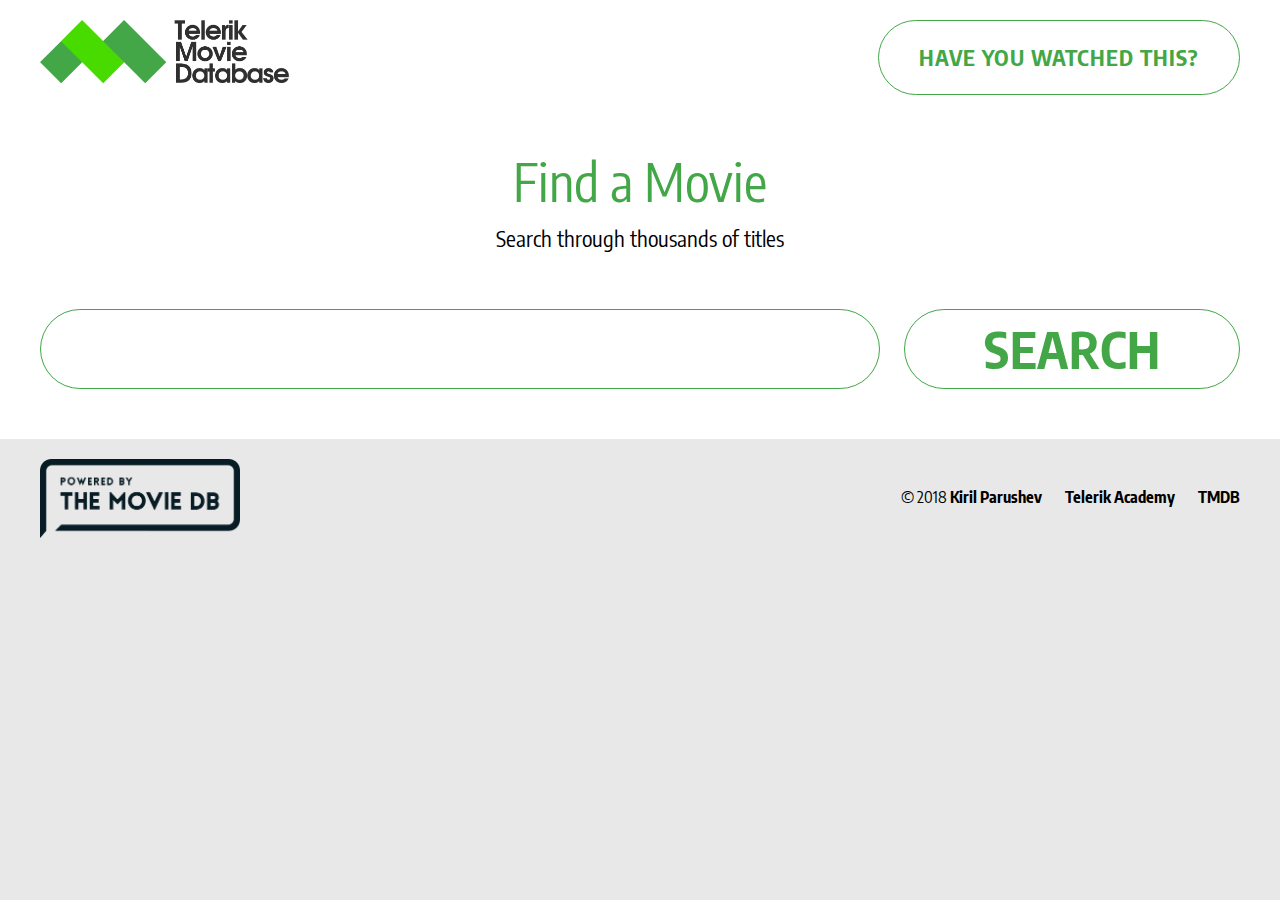
<file: index.html>
<!DOCTYPE html>
<html lang="en">
<head>
    <meta charset="UTF-8">
    <title>Telerik Movie Database</title>
    <link rel="stylesheet" href="css/reset.css">
    <link rel="stylesheet" href="css/style.css">
    <link rel="stylesheet" href="css/responsive.css">
</head>
<body>
<header>
    <div class="full-width">
        <div class="wrapper clearfix">
            <a id="logo" class="logo" href="#" title="Movie Database">Telerik Movie Database</a>
            <a id="discover" class="button discover" href="#">Have you watched this?</a>
        </div>
    </div>
</header>
<main>
    <div class="full-width" id="home">
        <div class="wrapper home clearfix">
            <h1>Find a Movie</h1>
            <p>Search through thousands of titles</p>
            <form action="">
                <input id="titleInput" type="text" class="button" autocomplete="off">
                <button class="button" id="search" type="button">Search</button>
            </form>
        </div>
    </div>
    <div class="full-width" id="movie-bg">
        <div class="background-color">
            <div class="wrapper clearfix" id="content">

            </div>
        </div>
    </div>
</main>
<footer>
    <div class="full-width">
        <div class="wrapper clearfix">
            <a href="https://www.themoviedb.org/documentation/api" title="The Movie Database"><img src="images/tmdb.png" alt=""></a>
            <ul>
                <li>&copy; 2018 <a target="_blank" href="https://github.com/Smytt">Kiril Parushev</a></li>
                <li><a target="_blank" href="http://telerikacademy.com/">Telerik Academy</a></li>
                <li><a target="_blank" href="https://www.themoviedb.org/">TMDB</a></li>
            </ul>
        </div>
    </div>
</footer>

<script
        src="https://code.jquery.com/jquery-3.3.1.min.js"
        integrity="sha256-FgpCb/KJQlLNfOu91ta32o/NMZxltwRo8QtmkMRdAu8="
        crossorigin="anonymous"></script>
<script src="js/render.js"></script>
<script src="js/tmdb.js"></script>
<script src="js/app.js"></script>
</body>
</html>
</file>
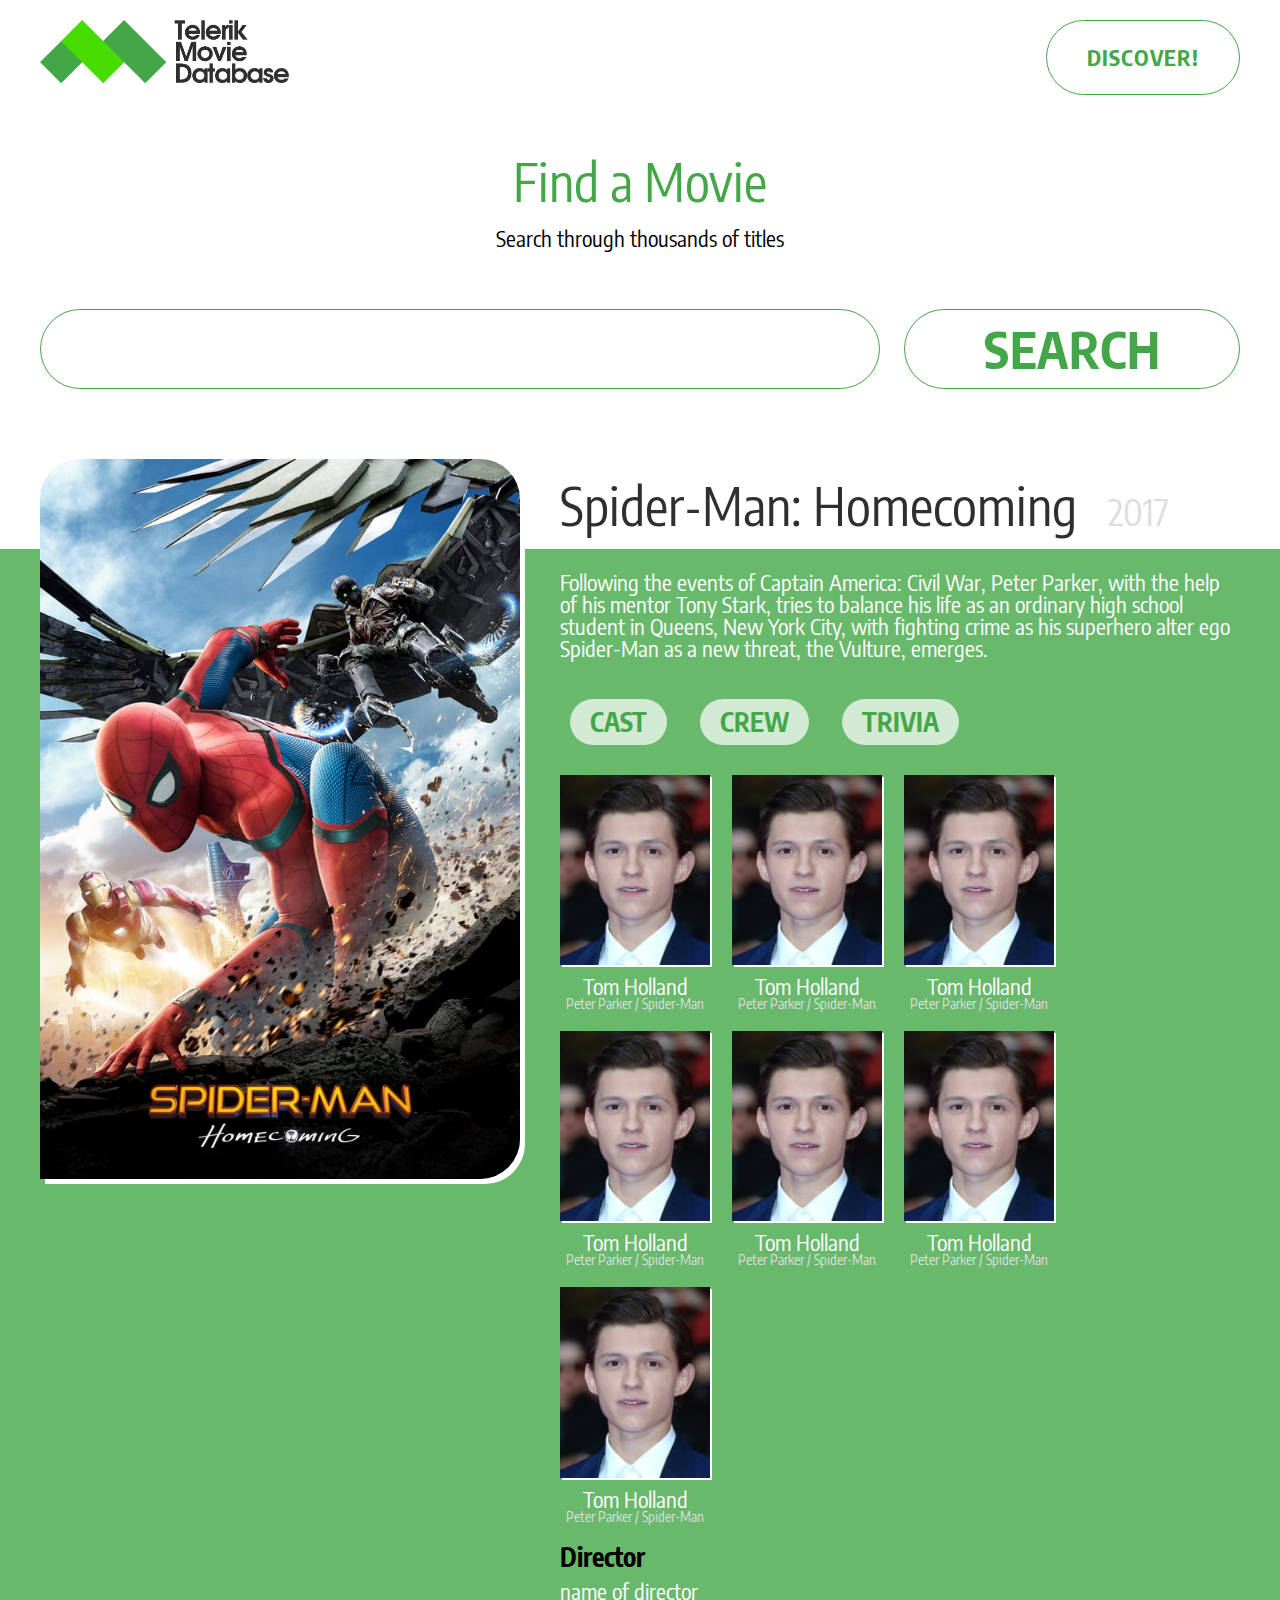
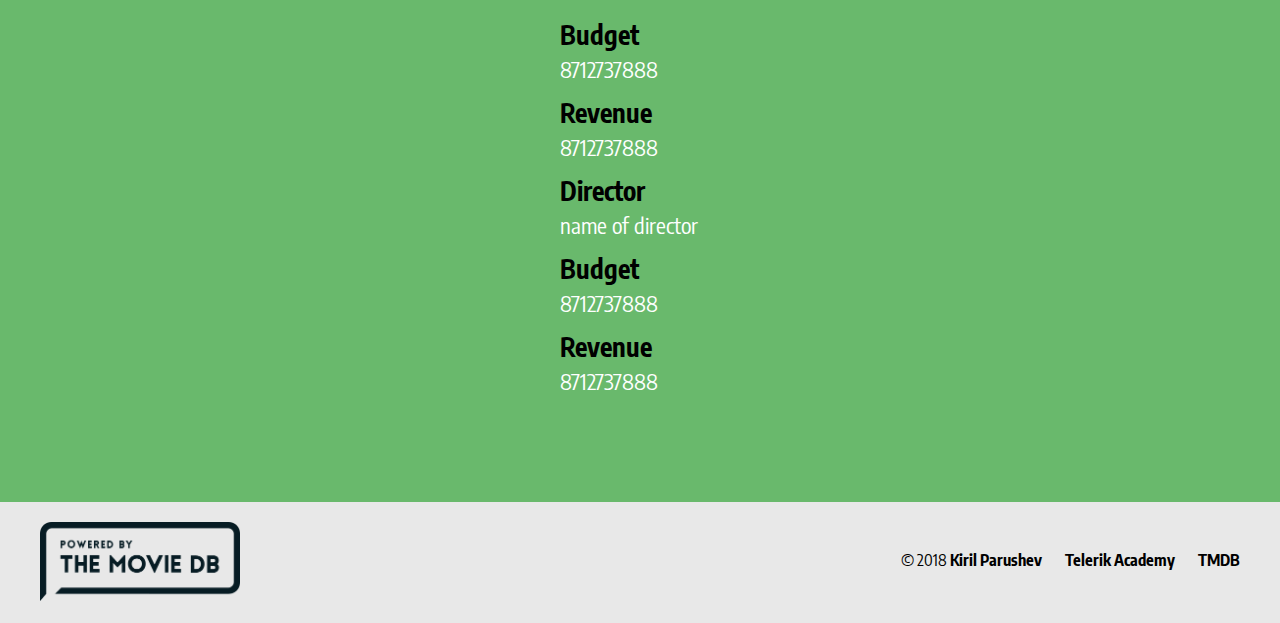
<file: movie.html>
<!DOCTYPE html>
<html lang="en">
<head>
    <meta charset="UTF-8">
    <title>Telerik Movie Database</title>
    <link rel="stylesheet" href="css/reset.css">
    <link rel="stylesheet" href="css/style.css">
</head>
<body>
<header>
    <div class="full-width">
        <div class="wrapper clearfix">
            <a class="logo" href="#" title="Movie Database">Telerik Movie Database</a>
            <a class="button discover" href="#">Discover!</a>
        </div>
    </div>
</header>
<main>
    <div class="full-width" id="home">
        <div class="wrapper home clearfix">
            <h1>Find a Movie</h1>
            <p>Search through thousands of titles</p>
            <form action="">
                <input id="titleInput" type="text" class="button">
                <button class="button" id="search" type="button">Search</button>
            </form>
        </div>
    </div>
    <div class="full-width movie" id="content">
        <div class="background-color">
            <div class="wrapper clearfix">
                <img class="poster" src="images/poster.jpg" alt="">
                <section class="movie-info">
                    <h1>Spider-Man: Homecoming <span>2017</span></h1>
                    <p class="description">Following the events of Captain America: Civil War, Peter Parker, with the help of his mentor
                        Tony Stark, tries to balance his life as an ordinary high school student in Queens, New York
                        City, with fighting crime as his superhero alter ego Spider-Man as a new threat, the Vulture,
                        emerges.</p>

                    <ul>
                        <li><a href="" id="cast">Cast</a></li>
                        <li><a href="" id="crew">Crew</a></li>
                        <li><a href="" id="trivia">Trivia</a></li>
                    </ul>

                    <div class="more-info" id="cast-info">
                        <div class="one-item">
                            <img src="images/actor.jpg" alt="">
                            <span class="title">Tom Holland</span>
                            <span class="subtitle">Peter Parker / Spider-Man</span>
                        </div>
                        <div class="one-item">
                            <img src="images/actor.jpg" alt="">
                            <span class="title">Tom Holland</span>
                            <span class="subtitle">Peter Parker / Spider-Man</span>
                        </div>
                        <div class="one-item">
                            <img src="images/actor.jpg" alt="">
                            <span class="title">Tom Holland</span>
                            <span class="subtitle">Peter Parker / Spider-Man</span>
                        </div>
                        <div class="one-item">
                            <img src="images/actor.jpg" alt="">
                            <span class="title">Tom Holland</span>
                            <span class="subtitle">Peter Parker / Spider-Man</span>
                        </div>
                        <div class="one-item">
                            <img src="images/actor.jpg" alt="">
                            <span class="title">Tom Holland</span>
                            <span class="subtitle">Peter Parker / Spider-Man</span>
                        </div>
                        <div class="one-item">
                            <img src="images/actor.jpg" alt="">
                            <span class="title">Tom Holland</span>
                            <span class="subtitle">Peter Parker / Spider-Man</span>
                        </div>
                        <div class="one-item">
                            <img src="images/actor.jpg" alt="">
                            <span class="title">Tom Holland</span>
                            <span class="subtitle">Peter Parker / Spider-Man</span>
                        </div>
                    </div>


                    <div class="more-info" id="crew-info">
                        <h3>Director</h3>
                        <p>name of director</p>

                        <h3>Budget</h3>
                        <p>8712737888</p>

                        <h3>Revenue</h3>
                        <p>8712737888</p>
                    </div>


                    <div class="more-info" id="trivia-info">
                        <h3>Director</h3>
                        <p>name of director</p>

                        <h3>Budget</h3>
                        <p>8712737888</p>

                        <h3>Revenue</h3>
                        <p>8712737888</p>
                    </div>
                </section>
            </div>
        </div>
    </div>
</main>
<footer>
    <div class="full-width">
        <div class="wrapper clearfix">
            <a href="https://www.themoviedb.org/" title="The Movie Database"><img src="images/tmdb.png" alt=""></a>
            <ul>
                <li>&copy; 2018 <a href="https://www.themoviedb.org/">Kiril Parushev</a></li>
                <li><a href="https://www.themoviedb.org/documentation/api">Telerik Academy</a></li>
                <li><a href="https://github.com/Smytt">TMDB</a></li>
            </ul>
        </div>
    </div>
</footer>
</body>
</html>
</file>
<file: css/style.css>
@import url('https://fonts.googleapis.com/css?family=Encode+Sans+Condensed');

ul {
    list-style: none;
}

ul li {
    display: inline;
}

html {
    background: #e8e8e8;
}

body {
    padding-top: 1px;
    background: #fff;
    font-family: 'Encode Sans Condensed', sans-serif;
    padding-top: 20px;
    box-sizing: border-box;
    display: block;
}

* {
    color: inherit;
}

header {
    padding-bottom: 40px;
}

.clearfix:after {
    content: '';
    display: block;
    clear: both;
}

.full-width {
    width: 100%;
    background: #fff;
    background-size: 100%;
}

.wrapper {
    width: 1200px;
    margin: auto;
}

.logo {
    float: left;
    display: inline-block;
    width: 250px;
    height: 63px;
    background: url("../images/logo.png") top left no-repeat;
    background-size: 250px;
    text-indent: -300em;
}

.button {
    border: 1px solid #43a747;
    padding: 5px 10px;
    text-transform: uppercase;
    letter-spacing: 1px;
    color: #43a747;
    font-weight: bold;
    font-size: 22px;
    border-radius: 40px 40px 40px 40px;
    box-sizing: border-box;
    transition: 0.3s;
}

.button:hover, input:focus {
    border-radius: 40px 40px 40px 0px;
    background-color: #43a747;
    color: #fff;
    box-shadow: 5px 5px #47db00;
}

.discover {
    display: inline-block;
    float: right;
    line-height: 63px;
    vertical-align: middle;
    box-sizing: border-box;
    padding-left: 40px;
    padding-right: 40px;
}

footer .full-width {
    background: #e8e8e8;
    padding: 20px 0;
}

footer img {
    width: 200px;
}

footer ul {
    padding-top: 30px;
    float: right;
}

footer ul li {
    display: inline;
    margin-left: 20px;
}

footer ul li a {
    font-weight: bold;
}

.home h1 {
    font-size: 52px;
    text-align: center;
    color: #43a747;
    margin: 20px 0;
}

.home p {
    text-align: center;
    font-size: 22px;
    margin: 10px 0;
}

.home input, .home button {
    height: 80px;
    font-size: 50px;
    text-align: center;
    padding: 0 20px;
    margin: 50px 0;
}

.home input {
    width: 70%;
}

.home button {
    width: 28%;
    float: right;
}

.home button:hover {
    cursor: pointer;
}

.movie {
    background-position: center -300px;
    background-repeat: no-repeat;
    background-size: 100%;
}

.background-color {
    background-color: rgba(67, 167, 71, 0.8);
    width: 100%;
    height: 100%;
}

.movie .wrapper {
    position: relative;
    top: -90px;
    margin-top: 110px;
}

.movie h1 {
    font-size: 52px;
    color: #2f2f2f;
    margin: 20px 0;
}

.movie h1 span {
    display: inline-block;
    margin: 0 20px;
    color: #ddd;
    font-size: 0.7em;
}

.poster {
    width: 40%;
    float: left;
    border-radius: 40px 40px 40px 0;
    box-shadow: 5px 5px #fff;
}

.movie-info {
    float: left;
    width: 60%;
    padding-left: 40px;
    box-sizing: border-box;
}

.movie-info p {
    color: #fff;
    font-size: 22px;
}

.movie-info h3 {
    font-size: 26px;
    font-weight: bold;
}

.movie-info p {
    margin: 10px 0 20px 0;
}

p.description {
    margin: 40px 0 10px 0;
}

.one-item {
    display: inline-block;
    width: 150px;
    margin-right: 19px;
    margin-bottom: 20px;
}

.one-item img {
    display: block;
    width: 100%;
    box-shadow: 2px 2px #fff;
    margin-bottom: 10px;
}

.one-item span {
    display: block;
    text-align: center;
}

.one-item .title {
    font-size: 22px;
    color: #fff;
}

.one-item .subtitle {
    font-size: 14px;
    color: #ddd;
}

main ul {
    padding: 0;
}

main li {
    padding: 30px 0;
    margin-right: 10px;
    display: inline-block;
}

main li a {
    display: inline-block;
    text-transform: uppercase;
    padding: 10px 20px;
    margin: 0 10px;
    border-radius: 40px 40px 40px 40px;
    background: rgba(255, 255, 255, 0.7);
    font-weight: bold;
    color: #43a747;
    font-size: 26px;
    transition: 0.3s;
}

main li a:hover, main li a.current {
    background: #fff;
    padding: 10px 30px;
    margin: 0;
    border-radius: 40px 40px 40px 0px;
    cursor: pointer;
}

.results {
    text-align: center;
    padding: 20px 0;
}

.results ul {
    padding: 0;
    text-align: center;
    text-transform: uppercase;
}

.results ul li {
    padding: 20px 0;
}

.results .one-item {
    width: 100%;
    padding: 20px;
    box-sizing: border-box;
    display: block;
    margin-bottom: 0;
}

.results .one-item:hover {
    background: rgba(0, 0, 0, 0.1);
    cursor: pointer;
}

.results .small-info {
    float: left;
    width: 1040px;
    margin-left: 20px;
}

.results img {
    width: 100px;
    float: left;
}

.results span {
    text-align: left;
}

.results span span {
    display: inline-block;
}

.results .title {
    margin-bottom: 25px;
    color: #fff;
    font-size: 52px;
}

.results .year {
    color: #ddd;
    font-size: 32px;
}

.results .subtitle {
    font-size: 18px;
    color: #2f2f2f;
    margin: 0;
}

@media screen and (max-width: 1240px) {
    .wrapper {
        width: 100%;
    }
}
</file>
<file: css/responsive.css>
@media screen and (max-width: 1240px) {
    .wrapper {
        width: 100%;
        padding: 0 20px;
        box-sizing: border-box;
    }

    .movie {
        background-size: cover;
        background-position: top center;
    }

    .movie h1 {
        font-size: 38px;
        margin-top: 34px;
    }
}

@media screen and (max-width: 960px) {
    .movie h1 {
        font-size: 30px;
        margin-top: 42px;
    }

    .movie-info {
        padding-left: 30px;
    }

    .home input, .home button {
        font-size: 32px;
    }
}

@media screen and (max-width: 768px) {

    .poster {
        width: 60%;
        padding-top: 90%;
        margin: 0 auto;
        float: none;

    }

    .home input, .home button {
        display: block;
        width:  100%;
        margin: 10px 0;
    }

    .home button {
        margin-bottom: 50px;
    }
    .movie h1 {
        font-size: 42px;
        margin-top: 30px;
        text-align: center;
    }

    .movie h1 span {
        display: block;
        text-align: center;
    }
    p.description {
        margin: 20px 0;
    }

    strong.full-title {
        margin-bottom: 20px;
    }

    .movie-info {
        width: 100%;
        padding: 0;
        text-align: center;
    }

    .more-info, .more-info > * {
        text-align: center;
    }

    .movie-info ul {
        margin-bottom: 20px;
    }

    .movie-info ul li {
        display: block;
        padding: 2px 0;
        margin: 0;
    }

    .movie-info ul li a {
        display: block;
    }

    .movie-info .one-item {
        margin-right: 5px;
        margin-left: 5px;
    }

    .logo, .discover {
        float: none;
        display: block;
        margin:  0 auto 20px auto;
        text-align: center;
    }
}
</file>
